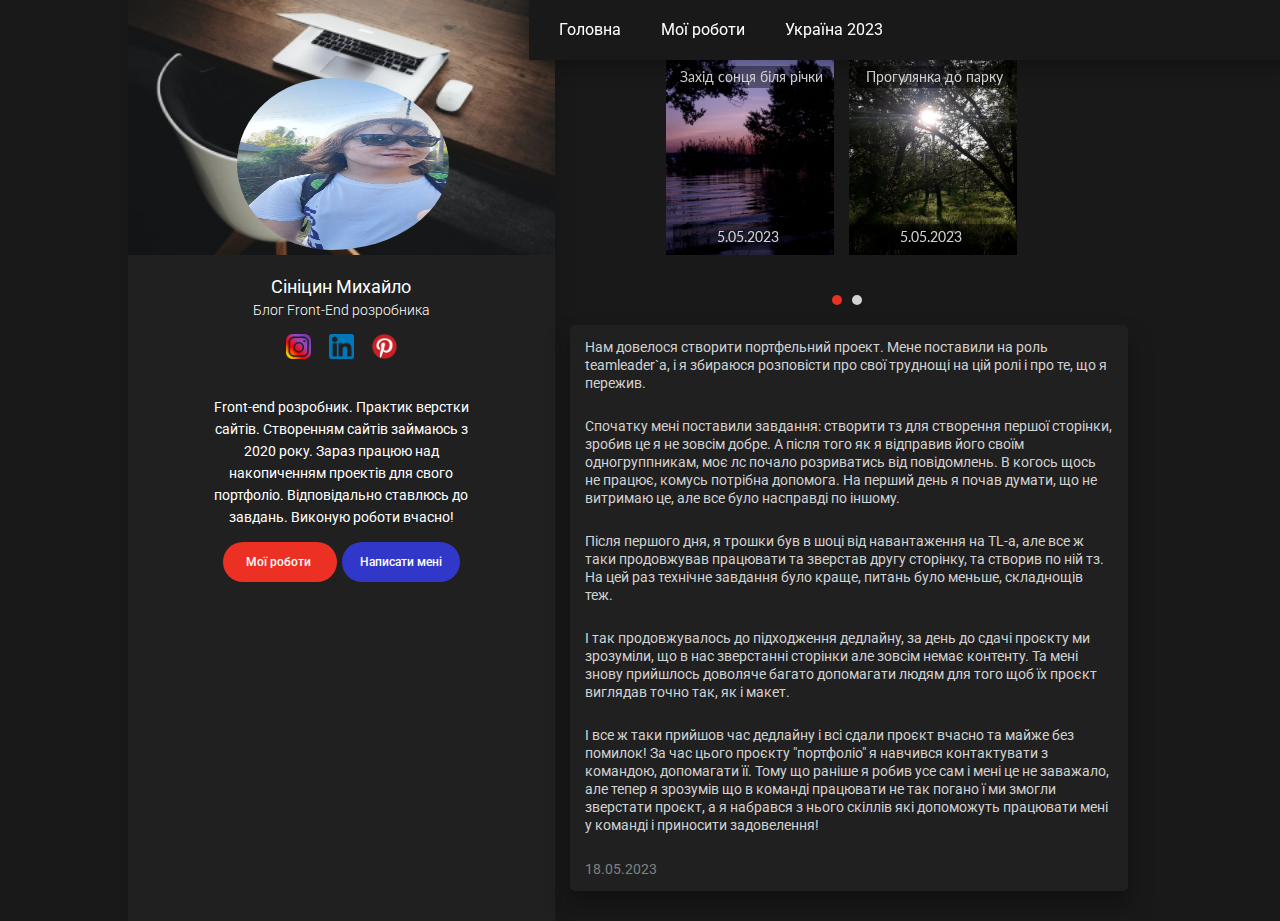
<file: index.html>
<!DOCTYPE html>
<html lang="ua">
    <head>
        <meta charset="UTF-8">
        <meta http-equiv="X-UA-Compatible" content="IE=edge">
        <meta name="viewport" content="width=device-width, initial-scale=1.0">
        <title>Портфолио</title>
        <link rel="preconnect" href="https://fonts.googleapis.com">
        <link rel="preconnect" href="https://fonts.gstatic.com" crossorigin>
        <link href="https://fonts.googleapis.com/css2?family=Lato:wght@400;700;900&family=Roboto:wght@400;500;700&display=swap" rel="stylesheet">
        <link rel="stylesheet" href="css/slick.css">
        <link rel="stylesheet" href="css/style.css">
    </head>
    <body>
        <div class="wrapper">
            <div class="nav">
                <span class="nav__title">
                    Головна
                </span>
                <input type="checkbox" id="burger">
                <label id="toggle" for="burger">
                    <span></span>
                </label>
                <nav class="menu">
                    <ul class="menu__list">
                        <li class="menu__item">
                            <a class="menu__link" href="index.html">
                                Головна
                            </a>
                        </li>
                        <li class="menu__item">
                            <a class="menu__link" href="works.html">
                                Мої роботи
                            </a>
                        </li>
                        <li class="menu__item">
                            <a class="menu__link" href="self-dev.html">
                                Україна 2023
                            </a>
                        </li>
                    </ul>
                </nav>
            </div>
            <header class="header">
                <div class="header__box">
                    <img class="header__img" src="img/header/header-img.png" alt="">
                    <img class="header__avatar" src="img/header/i-avatar.jpg" alt="">
                    <div class="header__name">
                        <h3 class="header__title">
                            Сініцин Михайло
                        </h3>
                        <h5 class="header__subtitle">
                            Блог Front-End розробника
                        </h5>
                    </div>
                    <div class="header__links">
                        <a class="header__link" href="https://www.instagram.com/shadoweus/">
                            <img class="header__social" src="img/socials/instagram.png" alt="">
                        </a>
                        <a class="header__link" href="https://www.linkedin.com/in/betacomputer-%D1%81%D0%B8%D0%BD%D0%B8%D1%86%D1%8B%D0%BD-96019026b/">
                            <img class="header__social" src="img/socials/linkedin.png" alt="">
                        </a>
                        <a class="header__link" href="https://www.pinterest.com/depcolin/">
                            <img class="header__social" src="img/socials/pinterest.png" alt="">
                        </a>
                    </div>
                    <div class="header__content">
                        <p class="header__text">
                            Front-end розробник. Практик верстки сайтів. Створенням сайтів займаюсь з 2020 року. Зараз працюю над накопиченням проектів для свого портфоліо. Відповідально ставлюсь до завдань. Виконую роботи вчасно!
                        </p>
                        <div class="header__buttons">
                            <a class="header__button header__button--red" href="works.html">
                                Мої роботи
                            </a>
                            <a class="header__button header__button--blue" href="#">
                                Написати мені
                            </a>
                        </div>
                    </div>
                </div>
            </header>

            <main class="main">
                <section class="slider-blog" id="blog">
                    <div class="container">
                        <div class="slider-blog__inner">
                            <div class="slider-blog__item">
                                <div class="slider-blog__wrapper">
                                    <div class="slider-blog__box">
                                        <p class="slider-blog__text slider-blog__text--bg">
                                            Захід сонця біля річки
                                        </p>
                                        <p class="slider-blog__text slider-blog__text--two">
                                            5.05.2023
                                        </p>
                                    </div>
                                    <div class="slider-blog__box slider-blog__box--two">
                                        <p class="slider-blog__text slider-blog__text--bg">
                                            Прогулянка до парку
                                        </p>
                                        <p class="slider-blog__text slider-blog__text--two">
                                            5.05.2023
                                        </p>
                                    </div>
                                </div>
                            </div>
                            <div class="slider-blog__item">
                                <div class="slider-blog__wrapper">
                                    <div class="slider-blog__box slider-blog-box-three">
                                        <p class="slider-blog__text slider-blog__text--bg">
                                            Трішки кодингу
                                        </p>
                                        <p class="slider-blog__text slider-blog__text--two">
                                            18.05.2023
                                        </p>
                                    </div>
                                    <div class="slider-blog__box slider-blog__box--two slider-blog__box-four">
                                        <p class="slider-blog__text slider-blog__text--bg">
                                            Прогулянка з друзями
                                        </p>
                                        <p class="slider-blog__text slider-blog__text--two">
                                            20.04.2023
                                        </p>
                                    </div>
                                </div>
                            </div>
                        </div>
                    </div>
                </section>

                <section class="news">
                    <div class="container">
                        <div class="news__inner">
                            <div class="news__item">
                                <div class="news__box">
                                    <p class="news__text">
                                        Нам довелося створити портфельний проект.
                                        Мене поставили на роль teamleader`a, і я збираюся розповісти про свої труднощі на цій ролі і про те, що я пережив.
                                    </p>
                                    <p class="news__text">
                                        Спочатку мені поставили завдання: створити тз для створення першої сторінки, зробив це я не зовсім добре. А після того як я відправив його своїм одногруппникам, моє лс почало розриватись від повідомлень. В когось щось не працює, комусь потрібна допомога. На перший день я почав думати, що не витримаю це, але все було насправді по іншому.
                                    </p>
                                    <p class="news__text">
                                        Після першого дня, я трошки був в шоці від навантаження на TL-а, але все ж таки продовжував працювати та зверстав другу сторінку, та створив по ній тз. На цей раз технічне завдання було краще, питань було меньше, складнощів теж.                                    
                                    </p>
                                    <p class="news__text">
                                        І так продовжувалось до підходження дедлайну, за день до сдачі проєкту ми зрозуміли, що в нас зверстанні сторінки але зовсім немає контенту. Та мені знову прийшлось доволяче багато допомагати людям для того щоб їх проєкт виглядав точно так, як і макет.
                                    </p>
                                    <p class="news__text">
                                        І все ж таки прийшов час дедлайну і всі сдали проєкт вчасно та майже без помилок! За час цього проєкту "портфоліо" я навчився контактувати з командою, допомагати її. Тому що раніше я робив усе сам і мені це не заважало, але тепер я зрозумів що в команді працювати не так погано ї ми змогли зверстати проєкт, а я набрався з нього скіллів які допоможуть працювати мені у команді і приносити задовелення!
                                    </p>
                                    <span class="news__date">
                                        18.05.2023
                                    </span>
                                </div>
                            </div>
                            <!-- <div class="tabs">
                                <a class="tabs__link" href="#">
                                    <
                                </a>
                                <a class="tabs__link" href="#">
                                    1
                                </a>
                                <a class="tabs__link tabs__link--active" href="#">
                                    2
                                </a>
                                <a class="tabs__link" href="#">
                                    3
                                </a>
                                <a class="tabs__link" href="#">
                                    >
                                </a>
                            </div>
                        </div> -->
                    </div>
                </section>
            </main>
        </div>

        <script src="https://ajax.googleapis.com/ajax/libs/jquery/3.6.0/jquery.min.js"></script>
        <script src="js/slick.min.js"></script>
        <script src="js/index.js"></script>
    </body>
</html>
</file>
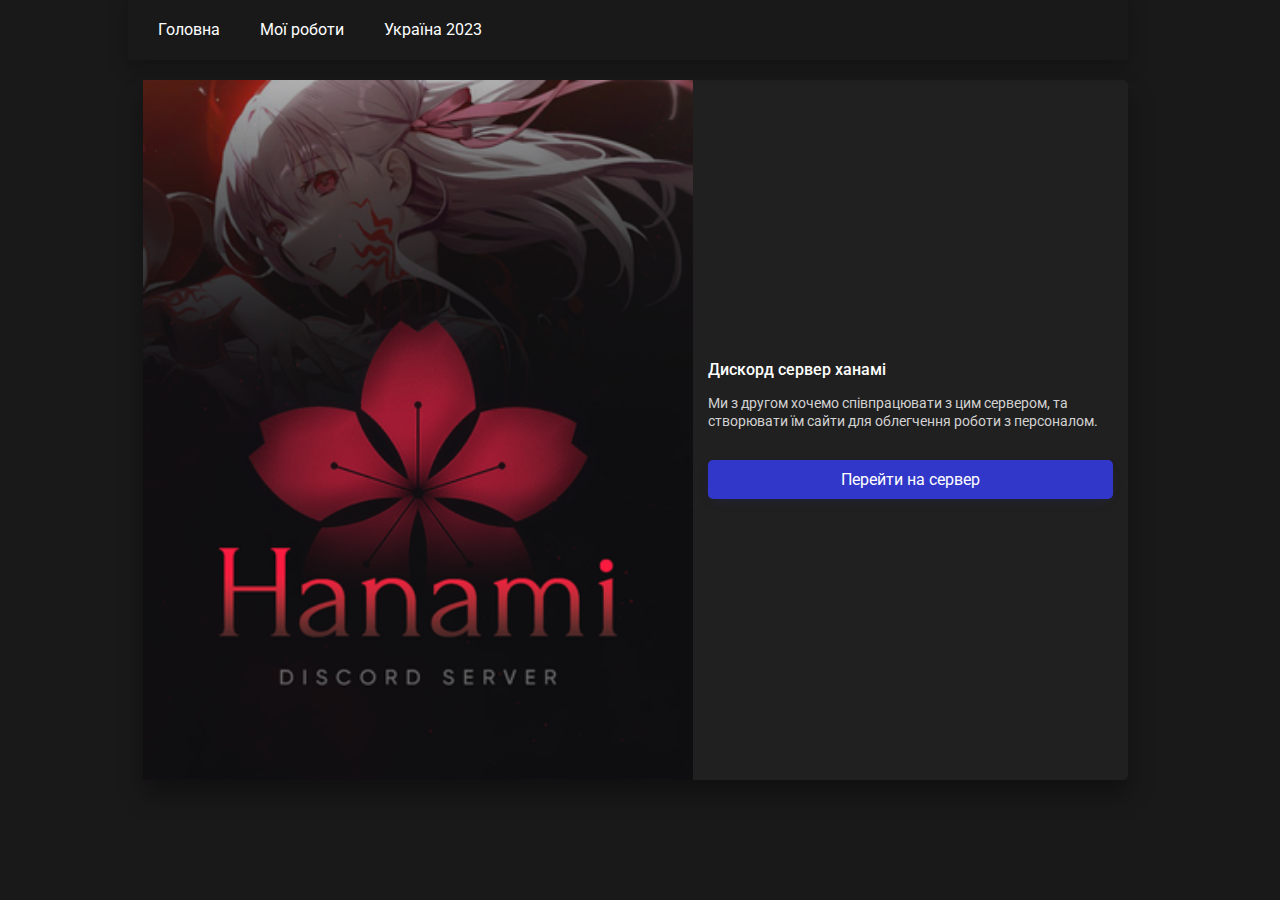
<file: self-dev.html>
<!DOCTYPE html>
<html lang="ua">
    <head>
        <meta charset="UTF-8">
        <meta http-equiv="X-UA-Compatible" content="IE=edge">
        <meta name="viewport" content="width=device-width, initial-scale=1.0">
        <title>Мої роботи</title>
        <link rel="preconnect" href="https://fonts.googleapis.com">
        <link rel="preconnect" href="https://fonts.gstatic.com" crossorigin>
        <link href="https://fonts.googleapis.com/css2?family=Lato:wght@400;700;900&family=Roboto:wght@400;500;700&display=swap" rel="stylesheet">
        <link rel="stylesheet" href="css/slick.css">
        <link rel="stylesheet" href="css/style.css">
    </head>
    <body>
        <div class="wrapper">
            <div class="nav-two">
                <span class="nav__title-two">
                    Україна 2023
                </span>
                <input type="checkbox" id="burger">
                <label id="toggle" for="burger">
                    <span></span>
                </label>
                <nav class="menu">
                    <ul class="menu__list">
                        <li class="menu__item">
                            <a class="menu__link" href="index.html">
                                Головна
                            </a>
                        </li>
                        <li class="menu__item">
                            <a class="menu__link" href="works.html">
                                Мої роботи
                            </a>
                        </li>
                        <li class="menu__item">
                            <a class="menu__link" href="self-dev.html">
                                Україна 2023
                            </a>
                        </li>
                    </ul>
                </nav>
            </div>
            <main class="main main-two">
                <section class="news news-two">
                    <div class="container">
                        <div class="news__inner news__inner-two">
                            <div class="news__item news__item-two">
                                <img class="news__img news__img-two" src="img/works/hanami.png" alt="">
                                <div class="news__box news__box-two">
                                    <h3 class="news__title">
                                        Дискорд сервер ханамі
                                    </h3>
                                    <p class="news__text">
                                        Ми з другом хочемо співпрацювати з цим сервером, та створювати їм сайти для облегчення роботи з персоналом.
                                    </p>
                                    <a class="news__link--new" href="https://discord.com/invite/month" target="_blank">
                                        Перейти на сервер
                                    </a>
                                </div>
                            </div>
                        </div>
                    </div>
                </section>
            </main>
        </div>
    </body>
</html>
</file>
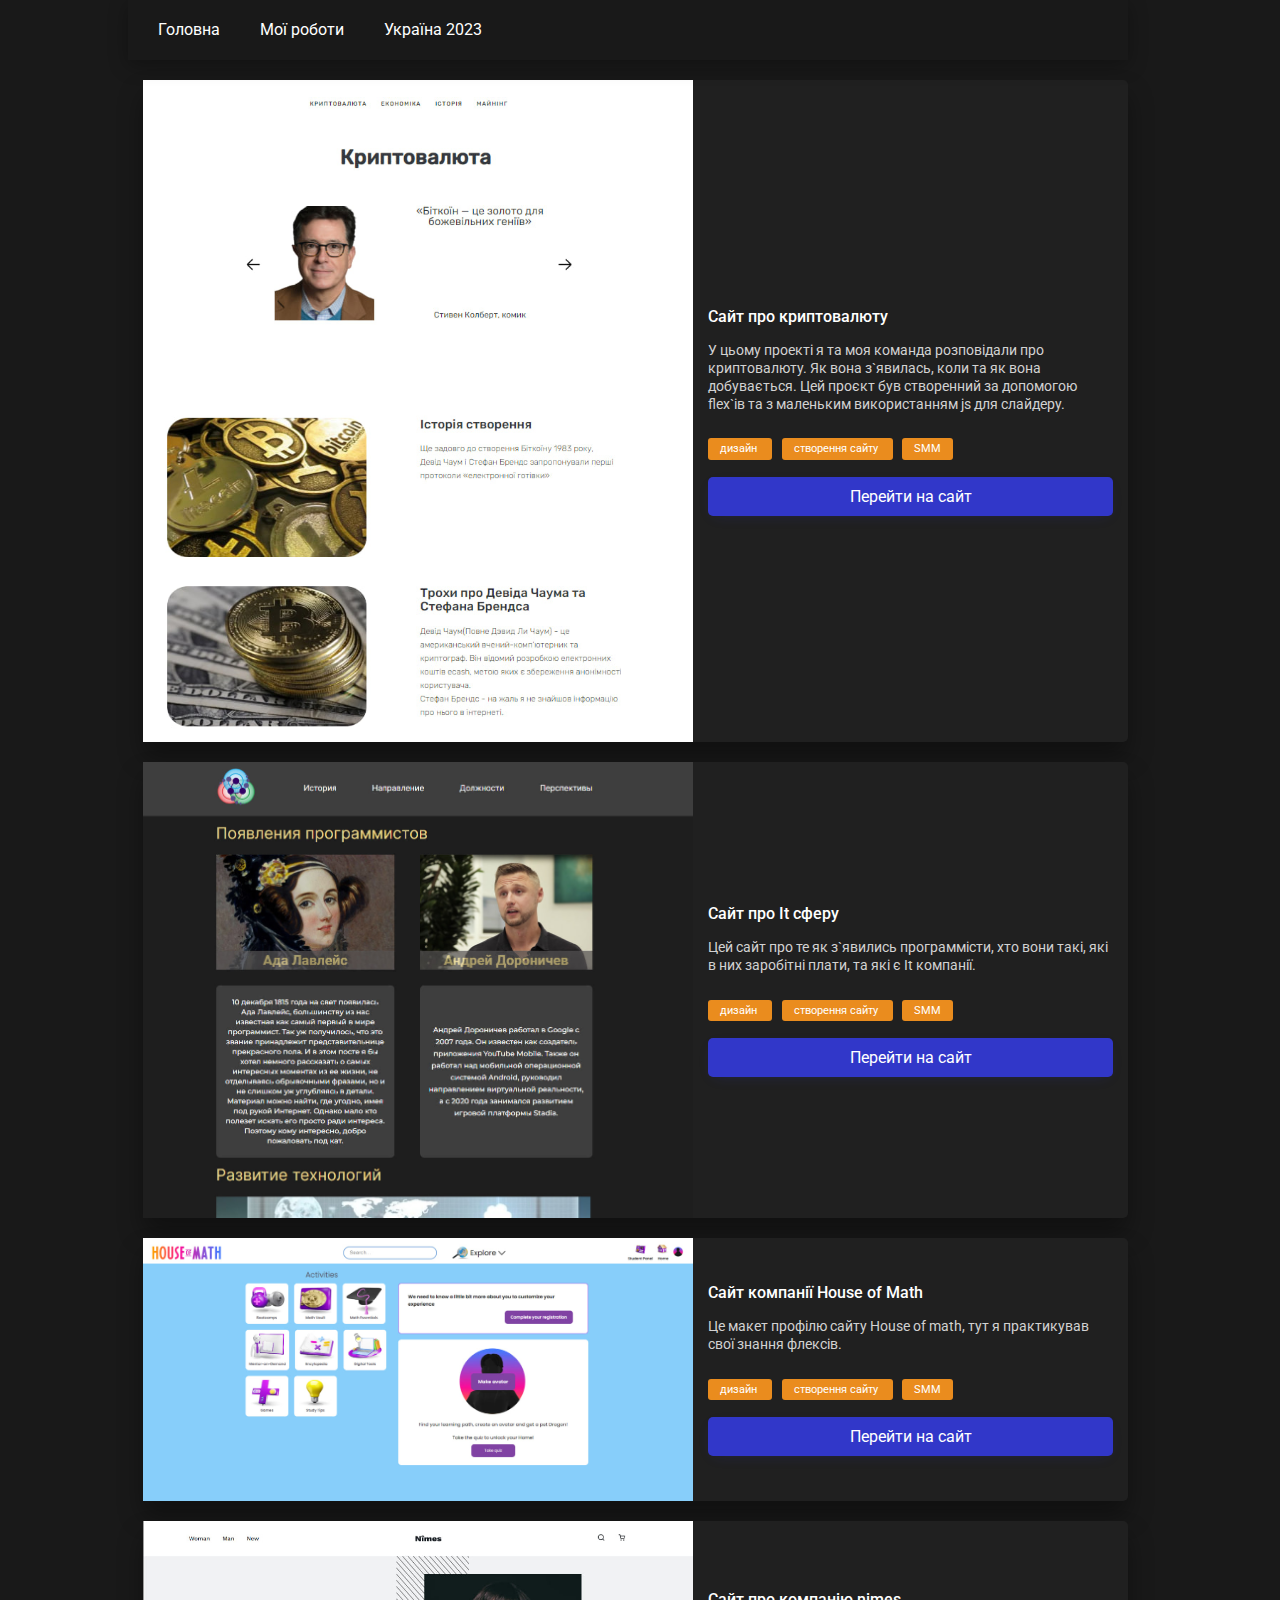
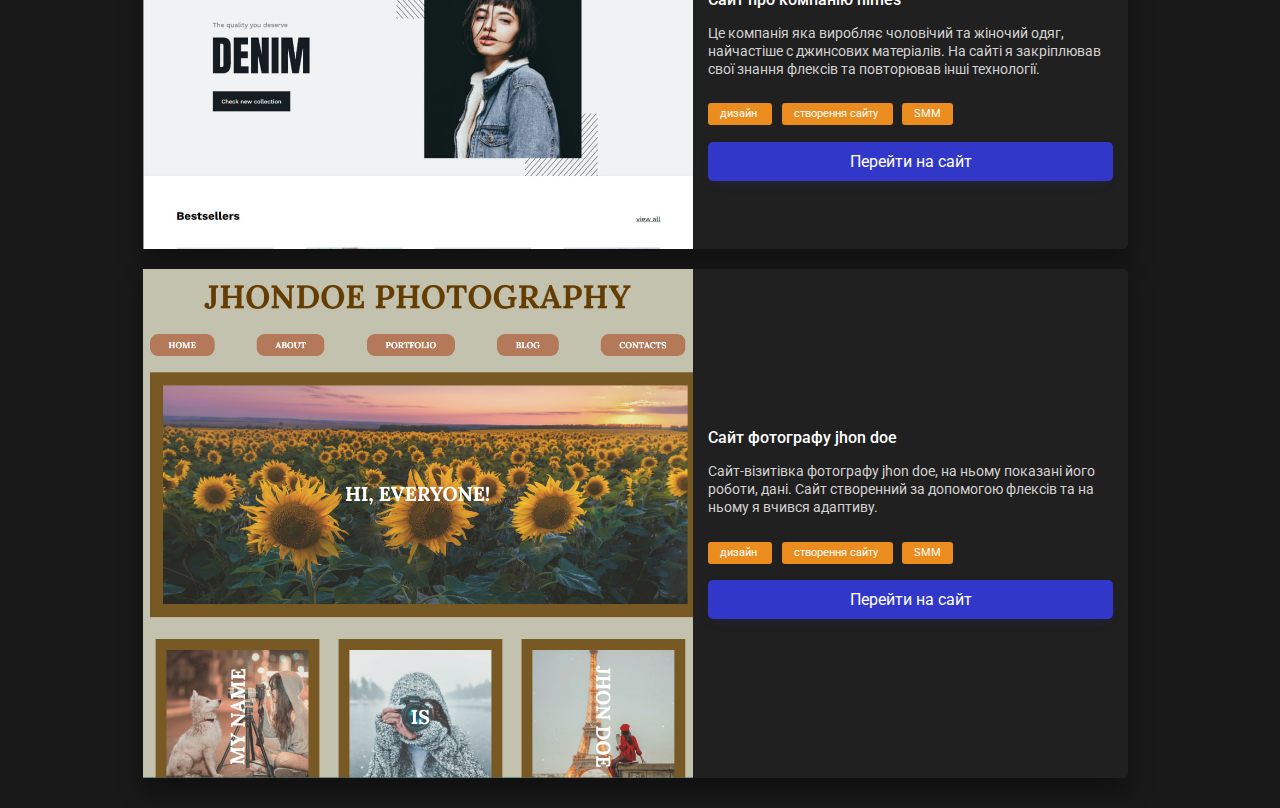
<file: works.html>
<!DOCTYPE html>
<html lang="ua">
    <head>
        <meta charset="UTF-8">
        <meta http-equiv="X-UA-Compatible" content="IE=edge">
        <meta name="viewport" content="width=device-width, initial-scale=1.0">
        <title>Мої роботи</title>
        <link rel="preconnect" href="https://fonts.googleapis.com">
        <link rel="preconnect" href="https://fonts.gstatic.com" crossorigin>
        <link href="https://fonts.googleapis.com/css2?family=Lato:wght@400;700;900&family=Roboto:wght@400;500;700&display=swap" rel="stylesheet">
        <link rel="stylesheet" href="css/slick.css">
        <link rel="stylesheet" href="css/style.css">
    </head>
    <body>
        <div class="wrapper">
            <div class="nav-two">
                <span class="nav__title-two">
                    Мої роботи
                </span>
                <input type="checkbox" id="burger">
                <label id="toggle" for="burger">
                    <span></span>
                </label>
                <nav class="menu">
                    <ul class="menu__list">
                        <li class="menu__item">
                            <a class="menu__link" href="index.html">
                                Головна
                            </a>
                        </li>
                        <li class="menu__item">
                            <a class="menu__link" href="works.html">
                                Мої роботи
                            </a>
                        </li>
                        <li class="menu__item">
                            <a class="menu__link" href="self-dev.html">
                                Україна 2023
                            </a>
                        </li>
                    </ul>
                </nav>
            </div>
            <main class="main main-two">
                <section class="news news-two">
                    <div class="container">
                        <div class="news__inner news__inner-two">
                            <div class="news__item news__item-two">
                                <img class="news__img news__img-two" src="img/news/newsphoto-1.png" alt="">
                                <div class="news__box news__box-two">
                                    <h3 class="news__title">
                                        Сайт про криптовалюту
                                    </h3>
                                    <p class="news__text">
                                        У цьому проекті я та моя команда розповідали про криптовалюту. Як вона з`явилась, коли та як вона добувається. Цей проєкт був створенний за допомогою flex`ів та з маленьким використанням js для слайдеру.                               </p>
                                    <div class="news__tag-box">
                                        <a class="news__tag" href="#">
                                            дизайн
                                        </a>
                                        <a class="news__tag" href="#">
                                            створення сайту
                                        </a>
                                        <a class="news__tag" href="#">
                                            SMM
                                        </a>
                                    </div>
                                    <a class="news__link--new" href="https://github.com/Alfacomputer/cryptocurrency/tree/f96c655bbe5db168e5b1fadbc4f4c6bc0a9fd8af/Cryptocurrency" target="_blank">
                                        Перейти на сайт
                                    </a>
                                </div>
                            </div>
                            <div class="news__item news__item-two">
                                <img class="news__img news__img-two" src="img/news/newsphoto-2.png" alt="">
                                <div class="news__box news__box-two">
                                    <h3 class="news__title">
                                        Сайт про It сферу
                                    </h3>
                                    <p class="news__text">
                                        Цей сайт про те як з`явились программісти, хто вони такі, які в них заробітні плати, та які є It компанії.
                                    </p>
                                    <div class="news__tag-box">
                                        <a class="news__tag" href="#">
                                            дизайн
                                        </a>
                                        <a class="news__tag" href="#">
                                            створення сайту
                                        </a>
                                        <a class="news__tag" href="#">
                                            SMM
                                        </a>
                                    </div>
                                    <a class="news__link--new" href="https://github.com/Alfacomputer/Alfacomputer.github.io" target="_blank">
                                        Перейти на сайт
                                    </a>
                                </div>
                            </div>
                            <div class="news__item news__item-two">
                                <img class="news__img news__img-two" src="img/news/newsphoto-3.png" alt="">
                                <div class="news__box news__box-two">
                                    <h3 class="news__title">
                                        Сайт компанії House of Math
                                    </h3>
                                    <p class="news__text">
                                           Це макет профілю сайту House of math, тут я практикував свої знання флексів.                                
                                    </p>
                                    <div class="news__tag-box">
                                        <a class="news__tag" href="#">
                                            дизайн
                                        </a>
                                        <a class="news__tag" href="#">
                                            створення сайту
                                        </a>
                                        <a class="news__tag" href="#">
                                            SMM
                                        </a>
                                    </div>
                                    <a class="news__link--new" href="https://github.com/Alfacomputer/House-of-math/tree/e8faaab7124138661a116386dfbc908b1dec258e/House%20of%20math" target="_blank">
                                        Перейти на сайт
                                    </a>
                                </div>
                            </div>
                            <div class="news__item news__item-two">
                                <img class="news__img news__img-two" src="img/news/newsphoto-4.png" alt="">
                                <div class="news__box news__box-two">
                                    <h3 class="news__title">
                                        Сайт про компанію nimes
                                    </h3>
                                    <p class="news__text">
                                        Це компанія яка виробляє чоловічий та жіночий одяг, найчастіше с джинсових матеріалів. На сайті я закріплював свої знання флексів та повторював інші технології.
                                    </p>
                                    <div class="news__tag-box">
                                        <a class="news__tag" href="#">
                                            дизайн
                                        </a>
                                        <a class="news__tag" href="#">
                                            створення сайту
                                        </a>
                                        <a class="news__tag" href="#">
                                            SMM
                                        </a>
                                    </div>
                                    <a class="news__link--new" href="https://github.com/Alfacomputer/Denim/tree/df941cb3c4b621ab00bf572ed6a3011ae7db8e20/shop" target="_blank">
                                        Перейти на сайт
                                    </a>
                                </div>
                            </div>
                            <div class="news__item news__item-two">
                                <img class="news__img news__img-two" src="img/news/newsphoto-5.png" alt="">
                                <div class="news__box news__box-two">
                                    <h3 class="news__title">
                                        Сайт фотографу jhon doe
                                    </h3>
                                    <p class="news__text">
                                        Сайт-візитівка фотографу jhon doe, на ньому показані його роботи, дані. Сайт створенний за допомогою флексів та на ньому я вчився адаптиву.
                                    </p>
                                    <div class="news__tag-box">
                                        <a class="news__tag" href="#">
                                            дизайн
                                        </a>
                                        <a class="news__tag" href="#">
                                            створення сайту
                                        </a>
                                        <a class="news__tag" href="#">
                                            SMM
                                        </a>
                                    </div>
                                    <a class="news__link--new" href="https://github.com/Alfacomputer/jhon/tree/f06d6477fcb3b15a017f91cce5d0a8e74f4cbd94/jhondoe%20photography" target="_blank">
                                        Перейти на сайт
                                    </a>
                                </div>
                            </div>
                        </div>
                    </div>
                </section>
            </main>
        </div>
    </body>
</html>
</file>
<file: css/style.css>
* {
    padding: 0;
    margin: 0;
    box-sizing: border-box;
}

body {
    font-family: 'roboto', sans-serif;
    background: #191919;
}

h3 {
    font-weight: 400;
    font-size: 18px;
    line-height: 21px;
}

h5 {
    font-weight: 300;
    font-size: 14px;
    line-height: 16px;
    margin-top: 5px;
}

ul {
    list-style: none;
}

a {
    text-decoration: none;
}

.wrapper {
    min-width: 320px;
    margin: 0 auto;
}

/* .container {
    max-width: 300px;
    margin: 0 auto;
} */

.nav{
    display: flex;
    padding-left: 10px;
    align-items: center;
    width: 100%;
    height: 60px;
    position: fixed;
    background: #191919;
    z-index: 5;
    box-shadow: 0 5px 20px rgba(0,0,0,0.3);
}

.nav-two {
    display: flex;
    padding-left: 10px;
    align-items: center;
    width: 100%;
    height: 60px;
    background: #191919;
    z-index: 5;
    box-shadow: 0 5px 20px rgba(0,0,0,0.3);
    position: relative;
}

.nav__title {
    font-family: 'Roboto';
    font-style: normal;
    font-weight: 400;
    font-size: 14px;
    position: fixed;
    line-height: 16px;
    text-transform: uppercase;
    color: #FFFFFF;
}

.nav__title-two {
    font-family: 'Roboto';
    font-style: normal;
    font-weight: 400;
    font-size: 14px;
    line-height: 16px;
    text-transform: uppercase;
    color: #FFFFFF;
}

#burger, #toggle{
    display: none;
} 
.menu__item{
    list-style: none;
    height: 100%;
    padding: 0 20px;
    line-height: 60px;
    color: #fff;
}
.menu__item:hover{
    background: #3468AC;
    color: #fff;
}
.menu__link{
    text-decoration: none;
    color: inherit;
}

@media screen and (min-width: 960px){
    .menu{
        width: 100%;
        height: 100%;
    }
.menu__item {
    float: left;
}
}
@media screen and (min-width: 640px) and (max-width: 960px){
.menu{
    width: 100%;
    height: 100%;
}
.menu__item, [class^="block"]{
    float: left;
}
    [class^="block"]{
      width: calc(100% / 2 - 13px * 2);
    }
}

@media screen and (max-width: 640px){
    #toggle {
    display: block;
    position: absolute;
    width: 30px;
    height: 26px;
    top: calc(50% - 13px);
    right: 30px;
    cursor: pointer;
    }
    
#toggle > span {
    position: absolute;
    width: 100%;
    height: 5px;
    background: #fff;
    margin-top: 10px;
    -webkit-transition: 0.3s;
    transition: 0.3s;
}
    
#burger:checked ~ #toggle > span {
    background: transparent;
}
    #toggle > span:before, #toggle > span:after {
    content: "";
    position: absolute;
    width: 100%;
    height: 5px;
    background: #fff;
    transition: 0.3s;
}
    #toggle > span:before{
    bottom: 9px;
}
#toggle > span:after {
    top: 9px;
}
#burger:checked ~ #toggle  span:after {
    -webkit-transform: rotate(45deg);
    transform: rotate(45deg);
    top: 0;
}
#burger:checked ~ #toggle  span:before {
    -webkit-transform: rotate(-45deg);
    transform: rotate(-45deg);
    bottom: 0;
}
.menu{
    width: calc(100% - 39px);
    background: #191919;
    border-radius: 20px;
    overflow: hidden;
    box-shadow: 0 0 20px rgba(0, 0, 0, 0.2);
    position: absolute;
    left: -100%;
    top: 73px;
    opacity: 0;
    visibility: hidden;
    -webkit-transition: 0.3s;
    transition: 0.3s;
}
#burger:checked ~ .menu{
    left: 13px;
    opacity: 1;
    visibility: visible;
    }
}

.header__box {
    display: grid;
    grid-template-rows: 13% 33% repeat(3,6%) 33%;
    grid-template-columns: 20% 60% 20%;
    height: 600px;
}

.header__avatar {
    grid-row: 2 / 3;
    grid-column: 2;
    width: 100%;
    max-height: 172px;
    border-radius: 100%;
}

.header__name {
    grid-row: 3 / 4;
    grid-column: 2;
    text-align: center;
    color: #fff;
}

.header__links {
    display: flex;
    justify-content: center;
    align-items: center;
    grid-row: 4 / 6;
    grid-column: 2;
}

.header__link + .header__link {
    margin-left: 18px;
}

.header__social {
    width: 25px;
}

.header__content {
    display: flex;
    flex-direction: column;
    align-items: center;
    grid-column: 1 / span 3;
    text-align: center;
    justify-content: space-around;
}

.header__text {
    max-width: 255px;
    color: #fff;
    font-weight: 400;
    font-size: 14px;
    line-height: 22px;
}

.header__button {
    border-radius: 25px;
    font-weight: 500;
    font-size: 12px;
    line-height: 14px;
    color: #fff;
    transition: all .3s;
}

.header__button + .header__button {
    margin-left: 5px;
}

.header__button--red {
    background: #ED3024;
    padding: 13px 23px;
}

.header__button--red:hover {
    background: rgba(242, 63, 63, 0.2);
}

.header__button--blue {
    background: #3137C9;
    padding: 13px 18px;
}

.header__button--blue:hover {
    background: rgba(32, 84, 219, 0.35);
}

main {
    font-family: 'Lato' sans-serif;
}

.slider-blog__wrapper {
    display: flex;
    justify-content: space-around;
}

.slider-blog__box {
    display: flex;
    flex-direction: column;
    justify-content: space-between;
    padding-top: 6px;
    padding-left: 7px;
    padding-right: 5px;
    padding-bottom: 5px;
    font-family: 'Lato', sans-serif;
    font-style: normal;
    font-weight: 400;
    font-size: 14px;
    line-height: 16px; 
    color: #d4d4d4;
    background-image: url('../img/slider/photo-1.jpg');
    background-repeat: no-repeat;
    background-size: cover;
    width: 43.75%;
    height: 195px;
}

.slider-blog__text--two {
    display: flex;
    justify-content: center;
    background: #00000067;
    border-radius: 1px;
    padding: 5px;
}

.slider-blog__text--bg {
    background: #00000067;
    border-radius: 3px;
    padding: 3px;
    text-align: center;
}

.slider-blog__box--two {
    background-image: url('../img/slider/photo-2.jpg');
    background-repeat: no-repeat;
    width: 43.75%;
    height: 195px;
}
.slider-blog-box-three{
    background-image: url('../img/slider/photo-3.jpg');
    background-repeat: no-repeat;
    width: 43.75%;
    height: 195px;
}
.slider-blog__box-four{
    background-image: url('../img/slider/photo-4.jpg');
}
.slick-dots {
    display: flex;
    justify-content: center;
    margin-top: 30px;
}

.slick-dots button {
    transition: all .3s;
    background: transparent;
    border: none;
    width: 10px;
    height: 10px;
    background: #D2D2D2;
    border-radius: 100px;
    margin-left: 10px;
    font-size: 0;
    padding: 0;
}

.slick-dots .slick-active button {
    opacity: 1;
    background: #ED3023;
}

.news {
    margin-top: 20px;
    padding-bottom: 30px;
}

.news__title {
    font-weight: 400;
    font-size: 20px;
    line-height: 21px;
    color: #fff;
}

.news__item {
    background: #202020;
    box-shadow: 0px 15px 25px rgba(0, 0, 0, 0.35);
    border-radius: 5px;
}
.news__item-two{
    display: flex;
    flex-direction: column;
    justify-content: space-between;
}
.news__item {
    margin-top: 20px;
}

.news__box {
    padding: 13px 15px;
}

.news__title {
    font-weight: 500;
    font-size: 16px;
    line-height: 19px;
    margin-bottom: 15px;
}
/* p{
    font-family: 'Lato', sans-serif;
} */
.news__text {
    margin-bottom: 15px;
    font-weight: 400;
    font-size: 14px;
    line-height: 18px;
    color: #D2D2D2;
    padding-bottom: 10px;
}

.news__img {
    width: 100%;
}

.news__link {
    color: #107EFF;
}

.news__link--new {
    display: flex;
    justify-content: center;
    background: #3137C9;
    color: #fff;
    padding: 10px 18px;
    box-shadow: 0px 4px 15px -7px rgba(48, 55, 201, 0.3);
    border-radius: 5px;
    margin-top: 20px;
}
.news__tag{
    padding: 4.35px 12px;
    background: #EA8C1E;
    border-radius: 3px;
    font-size: 0.7em;
    font-weight: 400;
    line-height: 13px;
    color: #FFFFFF;
}
.news__tag + .news__tag{
    margin-left: 9.5px;
}
.news__subtext {
    display: flex;
    justify-content: space-between;
    font-weight: 400;
    font-size: 14px;
    line-height: 14px;
    color: #828282;
    margin-bottom: 15px;
}

.news__date {
    font-weight: 400;
    font-size: 14px;
    line-height: 14px;
    color: #828282;
}

/* .tabs {
    display: flex;
    justify-content: center;
    padding-top: 30px;
    padding-bottom: 50px;
}

.tabs__link {
    font-weight: 400;
    font-size: 14px;
    line-height: 16px;
    text-align: center;
    background: #0D0D0D;
    box-shadow: 0px 0px 10px rgba(0, 0, 0, 0.15);
    border-radius: 3px;
    padding: 12px 16px;
    color: #fff;
} */

.tabs__link + .tabs__link {
    margin-left: 20px;
}

.tabs__link--active {
    background: #104BE3;
}

@media(min-width: 375px) {
    .header__img {
        min-width: 375px;
    }
}

@media(min-width: 425px) {
    .header__img {
        min-width: 425px;
    }
    .header__avatar {
        width: 92%;
        padding-left: 24px;
    }
    .slider-blog__box {
        width: 37.75%;
    }
    .slider-blog__box--two {
        width: 38.75%;
    }
}

@media(min-width: 768px) {
    .wrapper {
        display: grid;
        grid-template-columns: 41.7% 56%;
        max-width: 768px;
    }
    .nav {
        width: 60%;
        right: -13px;
    }
    .nav__title {
        display: none;
    }
    .nav-two{
        grid-column: 1 / 3;
    }
    .nav__title-two{
        display: none;
    }
    .main-two{
        grid-column: 1 / 3;
    }
    .news__item-two{
        flex-direction: row;
        align-items: center;
    }
    .news__img-two{
        width: 60%;
    }
    .header {
        background: #202020;
        box-shadow: 5px 0px 15px rgba(5, 5, 5, 0.1);
    }
    .slider-blog {
        margin-top: 60px;
    }   
    .slider-blog__wrapper {
        display: flex;
        justify-content: center;
        padding-right: 31px;
        margin-left: 30px;
    }
    .news__inner {
        margin-left: 15px;
        /* margin-left: 30px; */
    }
    .slider-blog__text--two {
        display: flex;
        justify-content: center;
        padding-right: 12px;
    }
    .news__subtext {
        display: flex;
        justify-content: space-between;
        margin-bottom: 20px;
        color: grey;
    }
    .news__date {
        color: grey;
    }
    .header__img {
        min-width: 320px;
    }
}

@media(min-width: 1024px) {
    .wrapper {
        max-width: 1024px;
    }
    .nav {
        width: 60%;
        right: -17px;
    }
    .header__img {
        min-width: 427px;
    }
    .slider-blog__box--two {
        width: 32.75%;
    }
    .slider-blog__box {
        width: 32.75%;
        margin-left: 15px;
    }
    .slider-blog__box + .slider-blog__box {
        margin-right: 15px;
    }
    .news__img-two{
        min-width: 550px;
    }
}

@media(min-width: 1440px) {
    .nav {
        width: 57%;
    }
}

@media(min-width: 1920px) {
    .nav {
        width: 55%;
        right: -11px;
    }
}
</file>
